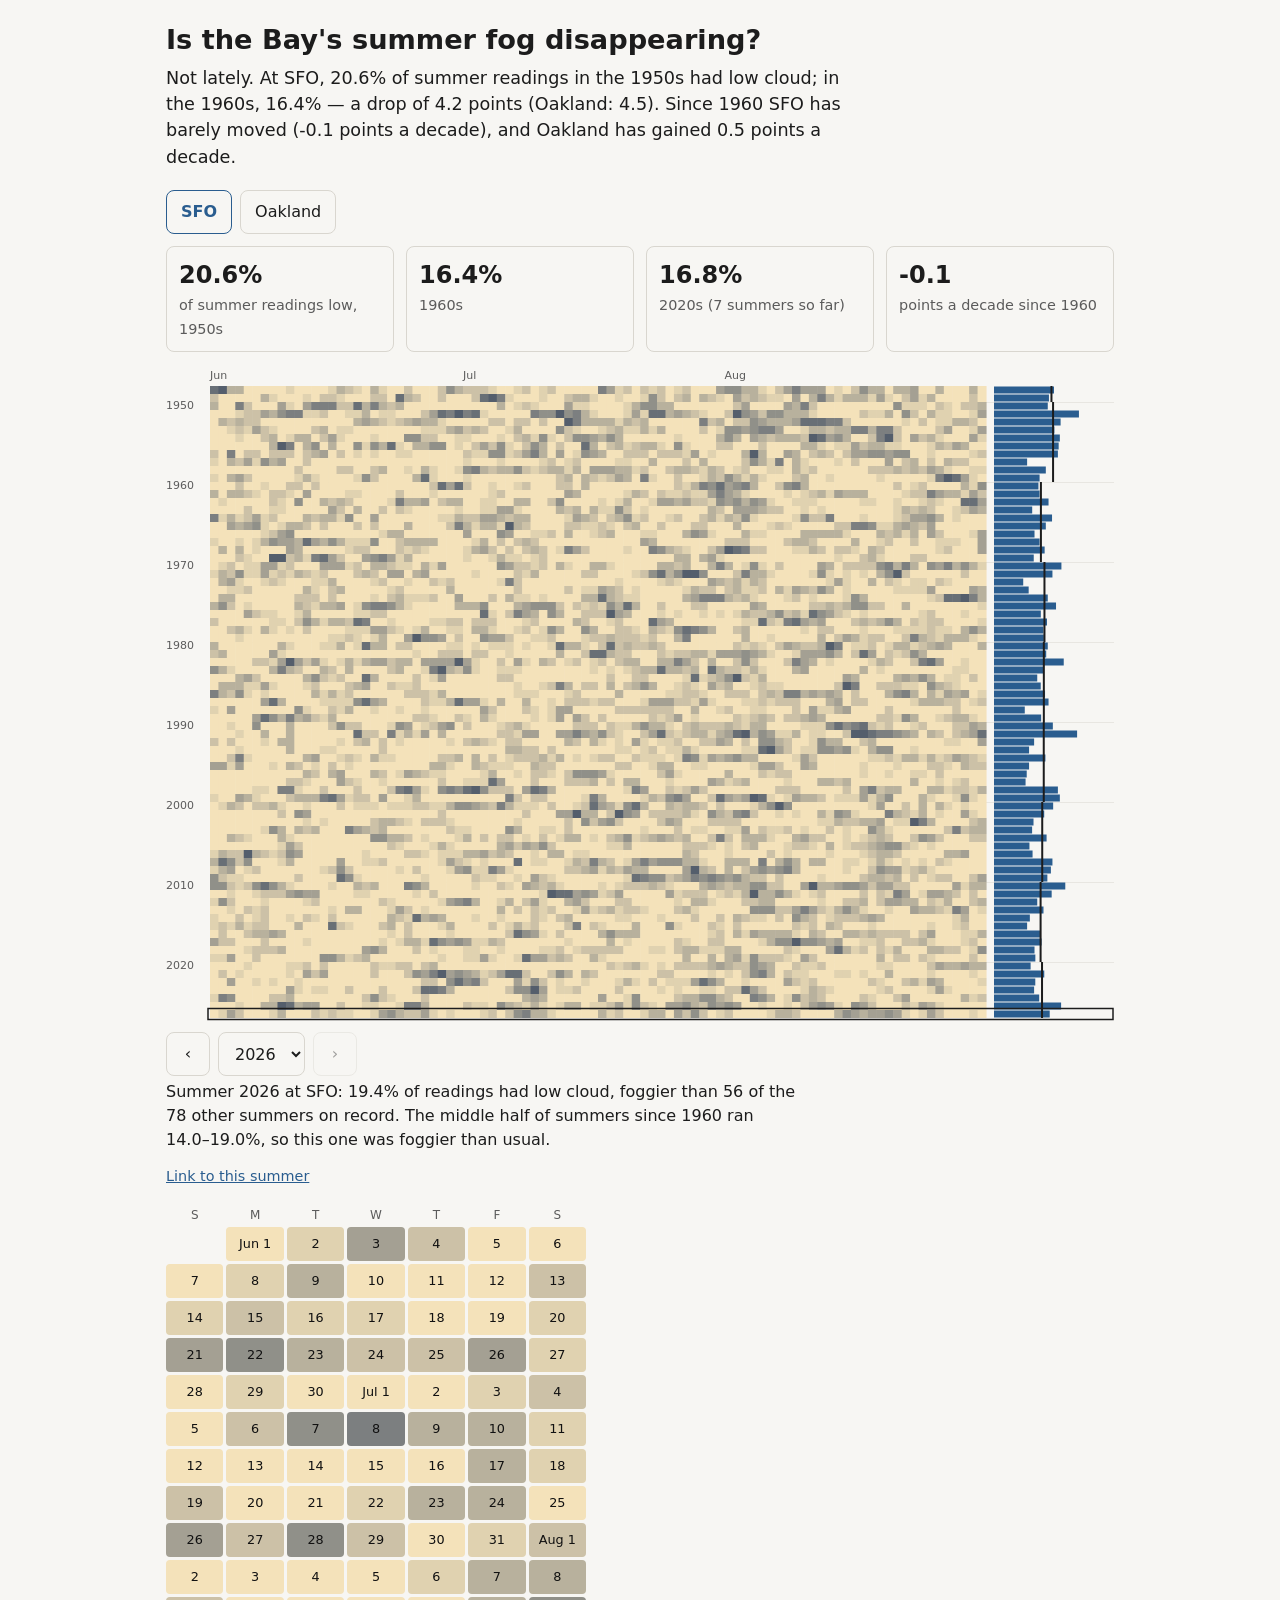
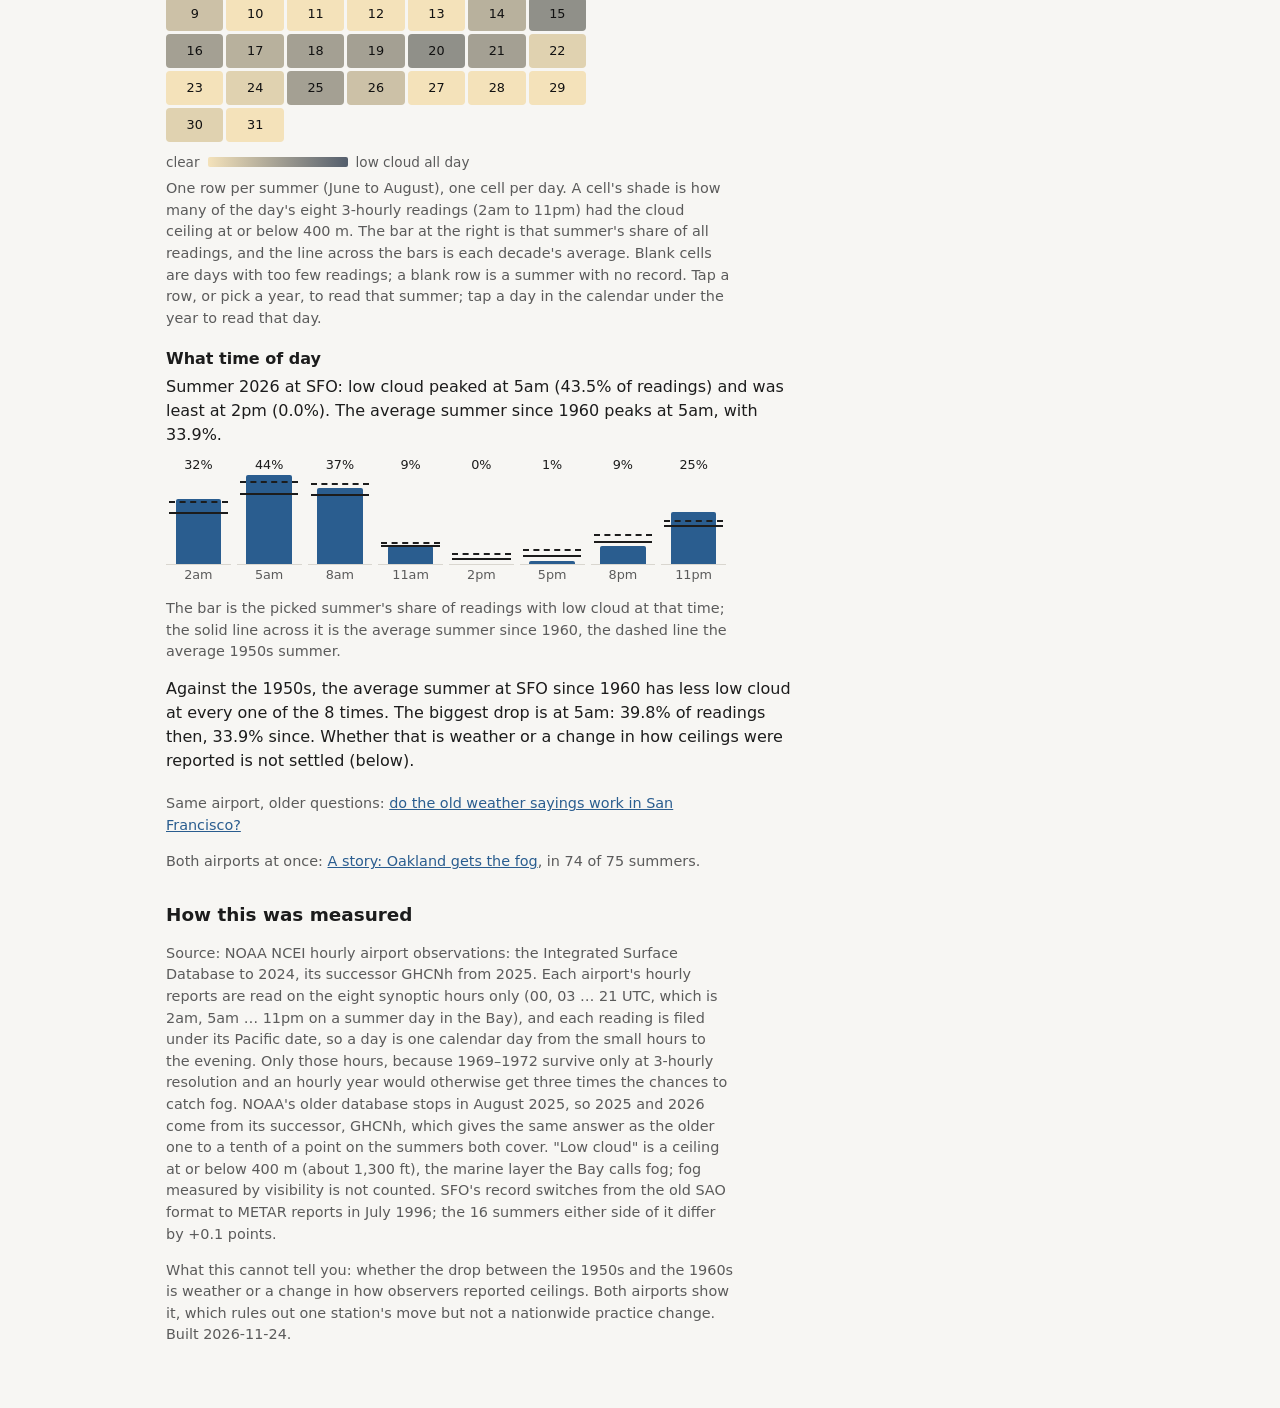
<file: index.html>
<!doctype html>
<html lang="en">
<head>
<meta charset="utf-8">
<meta name="viewport" content="width=device-width, initial-scale=1">
<title>Is the Bay's summer fog disappearing?</title>
<meta name="description" content="Every summer day at SFO and Oakland since 1948, read from NOAA's hourly airport observations.">
<meta property="og:type" content="website">
<meta property="og:url" content="https://matmat202.github.io/fog-decades/">
<meta property="og:title" content="Is the Bay's summer fog disappearing?">
<meta property="og:description" content="Every summer day at SFO and Oakland since 1948. The drop came in the 1950s, and SFO has barely moved since.">
<meta property="og:image" content="https://matmat202.github.io/fog-decades/icons/card.png">
<meta property="og:image:width" content="1200">
<meta property="og:image:height" content="630">
<meta name="twitter:card" content="summary_large_image">
<link rel="apple-touch-icon" href="icons/icon-180.png">
<style>
  :root { --bg:#f7f6f3; --fg:#1c1c1c; --muted:#5b5b5b; --line:#d9d6cf; --accent:#2a5d8f; }
  @media (prefers-color-scheme: dark) {
    :root { --bg:#16181b; --fg:#ececec; --muted:#a9a9a9; --line:#33363b; --accent:#8db8e6; }
  }
  * { box-sizing:border-box; }
  body { margin:0; background:var(--bg); color:var(--fg); font:16px/1.5 system-ui, -apple-system, "Segoe UI", sans-serif; }
  main { max-width:980px; margin:0 auto; padding:24px 16px 48px; }
  h1 { font-size:1.7rem; line-height:1.2; margin:0 0 8px; }
  .lede { font-size:1.1rem; margin:0 0 20px; max-width:62ch; }
  .tabs { display:flex; gap:8px; margin:0 0 12px; flex-wrap:wrap; }
  .tabs button { font:inherit; padding:8px 14px; min-height:44px; border:1px solid var(--line); background:transparent; color:var(--fg); border-radius:8px; cursor:pointer; }
  .tabs button[aria-pressed="true"] { border-color:var(--accent); color:var(--accent); font-weight:600; }
  .stats { display:grid; grid-template-columns:repeat(auto-fit, minmax(150px, 1fr)); gap:12px; margin:0 0 16px; }
  .stat { border:1px solid var(--line); border-radius:8px; padding:10px 12px; }
  .stat b { display:block; font-size:1.5rem; }
  .stat span { color:var(--muted); font-size:.9rem; }
  figure { margin:0 0 20px; }
  canvas { width:100%; display:block; }
  figcaption, .note { color:var(--muted); font-size:.9rem; max-width:62ch; }
  .legend { display:flex; align-items:center; gap:8px; color:var(--muted); font-size:.85rem; margin:6px 0; }
  .legend i { display:inline-block; width:140px; height:10px; border-radius:2px; }
  h2 { font-size:1.15rem; margin:28px 0 6px; }
  a { color:var(--accent); }
  canvas { cursor:pointer; }
  .pick { display:flex; align-items:center; gap:8px; margin:10px 0 4px; }
  .pick button, .pick select { font:inherit; min-height:44px; padding:6px 12px; border:1px solid var(--line); background:transparent; color:var(--fg); border-radius:8px; }
  .pick button { min-width:44px; cursor:pointer; }
  .pick button:disabled { opacity:.4; cursor:default; }
  .days { display:grid; grid-template-columns:repeat(7, 1fr); gap:3px; max-width:420px; margin:8px 0 10px; }
  .days .wd { text-align:center; font-size:.75rem; color:var(--muted); }
  .days button { font:inherit; font-size:.8rem; min-height:34px; padding:0; border:1px solid transparent; border-radius:4px; cursor:pointer; white-space:nowrap; }
  .days button.none { background:transparent; color:var(--muted); border:1px dashed var(--line); }
  .days button[aria-pressed="true"] { outline:2px solid var(--fg); outline-offset:1px; font-weight:700; }
  .days button:focus-visible { outline:3px solid var(--accent); outline-offset:1px; }
  #readout { margin:0 0 4px; max-width:62ch; min-height:3em; }
  .share { margin:0 0 8px; font-size:.9rem; }
  .share a { display:inline-block; padding:10px 0; }
  h3 { font-size:1rem; margin:18px 0 4px; }
  #when { margin:0 0 8px; max-width:62ch; }
  .hours { display:grid; grid-template-columns:repeat(8, 1fr); gap:6px; max-width:560px; }
  /* Four across on a phone. At 375px eight columns are 36px each, and at Android's largest
     text setting (every font size x1.5) "11pm" is about 40px and was drawn on top of "8pm" --
     a fixed-height box that grows its text does not clip, so only projects/text-spacing saw
     it. 4+4 keeps the day in order and gives each label ~78px. Measured, not guessed: an
     auto-fit track was tried first and gave 7+1 at a 560px window, which is worse than the
     eight it replaced. Above this the row is at least 59px a column, which holds 40px. */
  @media (max-width:560px){ .hours { grid-template-columns:repeat(4, 1fr); } }
  .hr { display:flex; flex-direction:column; align-items:center; font-size:.8rem; color:var(--muted); min-width:0; }
  .hr .col { position:relative; width:100%; height:90px; border-bottom:1px solid var(--line); }
  .hr .bar { position:absolute; bottom:0; left:15%; width:70%; background:var(--accent); border-radius:2px 2px 0 0; }
  .hr .avg { position:absolute; left:5%; width:90%; height:2px; margin-bottom:-1px; background:var(--fg); }
  .hr .old { position:absolute; left:5%; width:90%; height:0; margin-bottom:-1px; border-top:2px dashed var(--fg); }
  #then { margin:8px 0 0; max-width:62ch; }
  .hr .v { color:var(--fg); }
  .hr .t { white-space:nowrap; }
</style>
</head>
<body>
<main>
  <h1>Is the Bay's summer fog disappearing?</h1>
  <p class="lede" id="answer">Loading NOAA's airport record…</p>

  <div class="tabs" role="group" aria-label="Airport">
    <button type="button" data-stn="sfo" aria-pressed="true">SFO</button>
    <button type="button" data-stn="oak" aria-pressed="false">Oakland</button>
  </div>

  <div class="stats" id="stats"></div>

  <figure>
    <canvas id="grid" role="img" aria-label="One row per summer, one cell per day, darker grey for more low-cloud readings"></canvas>
    <div class="pick">
      <button type="button" id="prev" aria-label="Earlier summer">&lsaquo;</button>
      <select id="year" aria-label="Summer"></select>
      <button type="button" id="next" aria-label="Later summer">&rsaquo;</button>
    </div>
    <p id="readout" aria-live="polite"></p>
    <p class="share"><a id="permalink" href="#sfo">Link to this summer</a></p>
    <div class="days" id="days" role="group"></div>
    <div class="legend">clear <i id="ramp"></i> low cloud all day</div>
    <figcaption>One row per summer (June to August), one cell per day. A cell's shade is how many of the
      day's eight 3-hourly readings (2am to 11pm) had the cloud ceiling at or below <span class="lowm">400</span> m. The bar at the right is
      that summer's share of all readings, and the line across the bars is each decade's average. Blank cells are days with too few readings; a blank row is a summer with no record.
      Tap a row, or pick a year, to read that summer; tap a day in the calendar under the year to read that day.</figcaption>
    <h3>What time of day</h3>
    <p id="when" aria-live="polite"></p>
    <div class="hours" id="hours" role="list" aria-label="Share of readings with low cloud at each time of day, picked summer"></div>
    <p class="note">The bar is the picked summer's share of readings with low cloud at that time; the solid line across it is the average summer since <span id="hours-from"></span>, the dashed line the average 1950s summer.</p>
    <p id="then"></p>
  </figure>

  <p class="note">Same airport, older questions: <a href="lore/">do the old weather sayings work in San Francisco?</a></p>
  <p class="note">Both airports at once: <a href="story/">A story: Oakland gets the fog</a>, in 74 of 75 summers.</p>

  <h2>How this was measured</h2>
  <p class="note">Source: <span id="source"></span>. Each airport's hourly reports are read on the eight
    synoptic hours only (00, 03 … 21 UTC, which is 2am, 5am … 11pm on a summer day in the Bay), and each reading is
    filed under its Pacific date, so a day is one calendar day from the small hours to the evening. Only those hours, because 1969–1972 survive only at 3-hourly resolution and an
    hourly year would otherwise get three times the chances to catch fog. NOAA's older database stops
    in August 2025, so 2025 and 2026 come from its successor, GHCNh, which gives the same answer as the
    older one to a tenth of a point on the summers both cover. "Low cloud" is a ceiling at or below
    <span class="lowm">400</span> m (about 1,300 ft), the marine layer the Bay calls fog;
    fog measured by visibility is not counted. SFO's record switches from the old SAO format to
    METAR reports in July <span id="asos-year"></span>; the
    <span id="asos-span"></span> summers either side of it differ by <span id="asos-step"></span> points.</p>
  <p class="note">What this cannot tell you: whether the drop between the 1950s and the 1960s is weather or a
    change in how observers reported ceilings. Both airports show it, which rules out one station's move but
    not a nationwide practice change. Built <span id="built"></span>.</p>
</main>
<script src="data/fog-data.js"></script>
<script src="fog.js"></script>
</body>
</html>
</file>
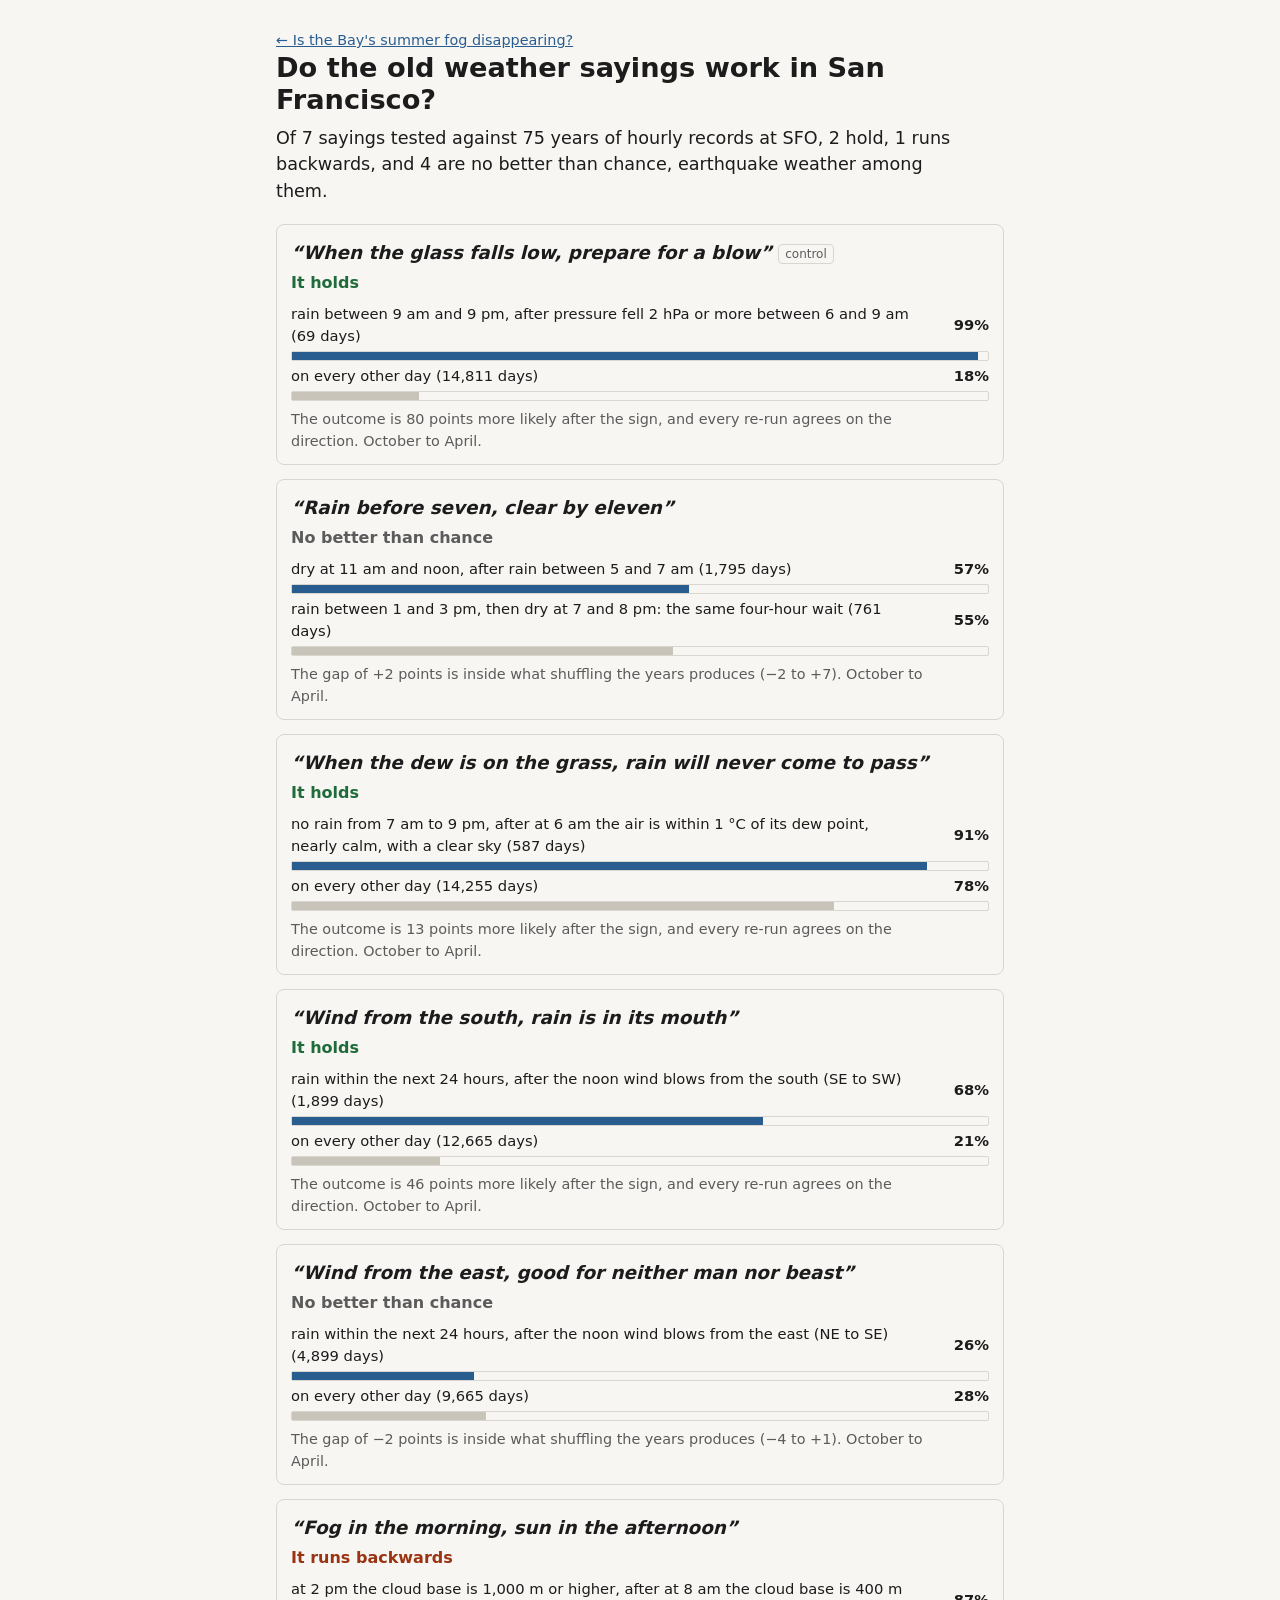
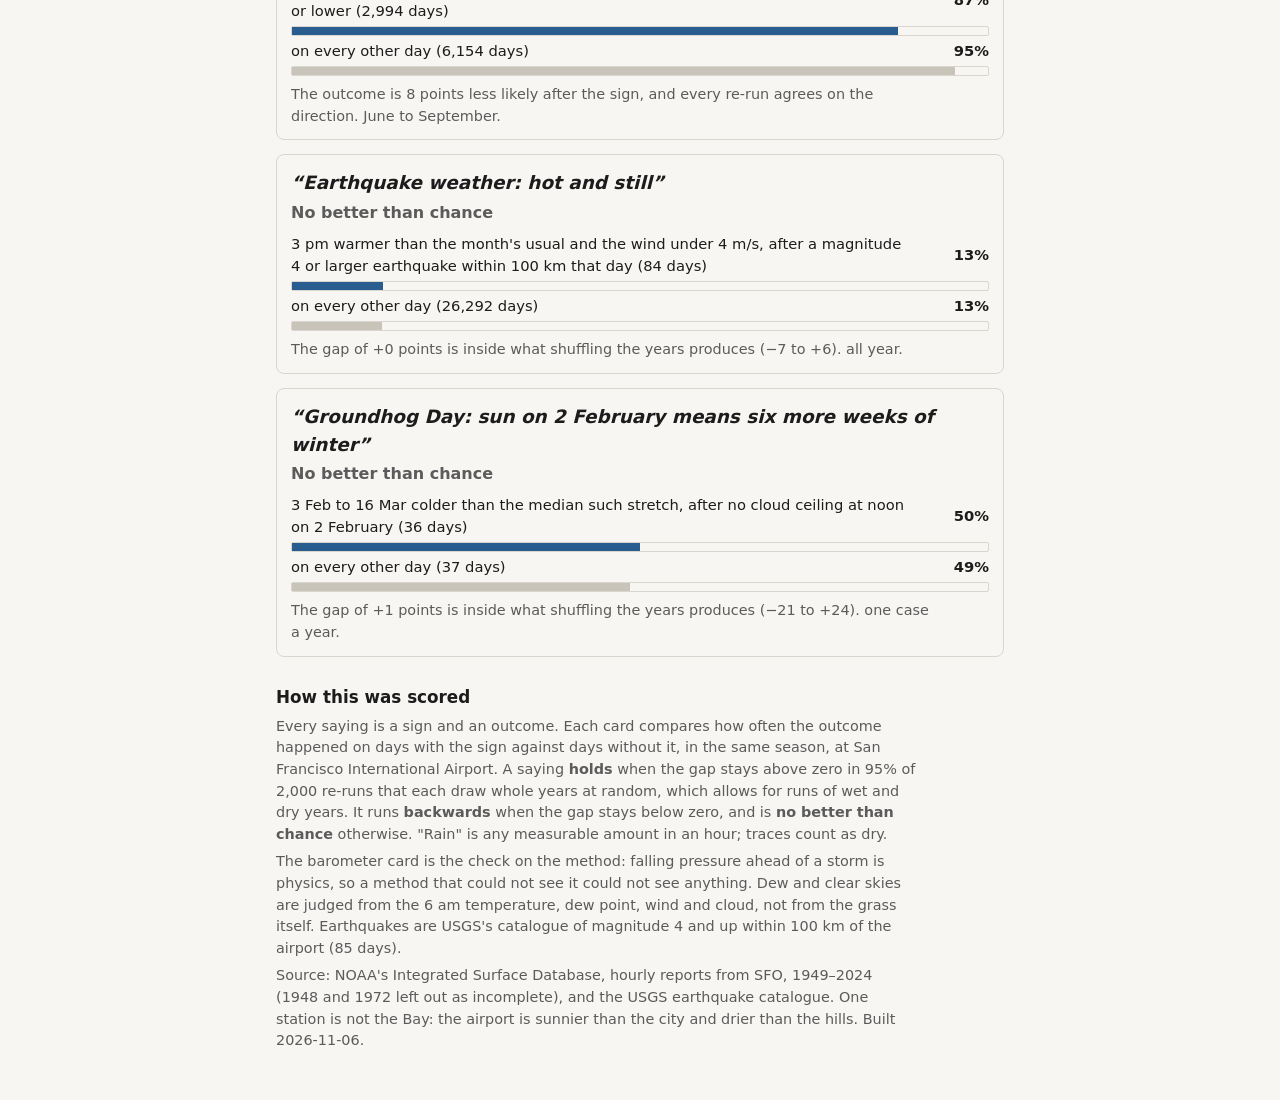
<file: lore/index.html>
<!doctype html>
<html lang="en">
<head>
<meta charset="utf-8">
<meta name="viewport" content="width=device-width, initial-scale=1">
<title>Do the old weather sayings work in San Francisco?</title>
<meta name="description" content="Seven weather sayings, from 'rain before seven' to earthquake weather, tested against every hourly observation at SFO since 1949.">
<meta property="og:type" content="website">
<meta property="og:url" content="https://matmat202.github.io/fog-decades/lore/">
<meta property="og:title" content="Do the old weather sayings work in San Francisco?">
<meta property="og:description" content="Seven weather sayings tested against every hourly observation at SFO since 1949, including earthquake weather.">
<style>
  :root { --bg:#f7f6f3; --fg:#1c1c1c; --muted:#5b5b5b; --line:#d9d6cf; --accent:#2a5d8f;
          --holds:#1f6b3a; --backwards:#9a3412; --chance:#5b5b5b; --bar:#c9c4ba; }
  @media (prefers-color-scheme: dark) {
    :root { --bg:#16181b; --fg:#ececec; --muted:#a9a9a9; --line:#33363b; --accent:#8db8e6;
            --holds:#6fcf8f; --backwards:#f4a06b; --chance:#a9a9a9; --bar:#4a4e55; }
  }
  * { box-sizing:border-box; }
  body { margin:0; background:var(--bg); color:var(--fg); font:16px/1.5 system-ui, -apple-system, "Segoe UI", sans-serif; }
  main { max-width:760px; margin:0 auto; padding:24px 16px 48px; }
  h1 { font-size:1.7rem; line-height:1.2; margin:0 0 8px; }
  .lede { font-size:1.1rem; margin:0 0 20px; max-width:62ch; }
  .card { border:1px solid var(--line); border-radius:8px; padding:14px 14px 12px; margin:0 0 14px; }
  .card h2 { font-size:1.15rem; margin:0 0 4px; font-style:italic; font-weight:600; }
  .verdict { font-weight:700; margin:0 0 6px; }
  .holds .verdict { color:var(--holds); } .backwards .verdict { color:var(--backwards); } .chance .verdict { color:var(--chance); }
  .rows { display:grid; grid-template-columns:minmax(0, 1fr) 4.5em; gap:4px 10px; align-items:center; font-size:.92rem; margin:8px 0; }
  .track { grid-column:1 / -1; height:10px; background:transparent; border:1px solid var(--line); border-radius:2px; }
  .track i { display:block; height:100%; background:var(--bar); }
  .track.sign i { background:var(--accent); }
  .num { text-align:right; font-variant-numeric:tabular-nums; font-weight:600; }
  .test, .note { color:var(--muted); font-size:.9rem; max-width:70ch; margin:6px 0 0; }
  .tag { display:inline-block; font-size:.75rem; border:1px solid var(--line); border-radius:4px; padding:0 6px; margin-left:6px; color:var(--muted); font-style:normal; font-weight:400; vertical-align:middle; }
  h3 { font-size:1.05rem; margin:28px 0 6px; }
  a { color:var(--accent); }
</style>
</head>
<body>
<main>
  <p class="note"><a href="../">← Is the Bay's summer fog disappearing?</a></p>
  <h1>Do the old weather sayings work in San Francisco?</h1>
  <p class="lede" id="answer">Loading NOAA's airport record…</p>
  <div id="cards"></div>

  <h3>How this was scored</h3>
  <p class="note">Every saying is a sign and an outcome. Each card compares how often the outcome
    happened on days with the sign against days without it, in the same season, at San Francisco
    International Airport. A saying <b>holds</b> when the gap stays above zero in 95% of
    <span id="draws"></span> re-runs that each draw whole years at random, which allows for runs of wet
    and dry years. It runs <b>backwards</b> when the gap stays below zero, and is <b>no better than chance</b>
    otherwise. "Rain" is any measurable amount in an hour; traces count as dry.</p>
  <p class="note">The barometer card is the check on the method: falling pressure ahead of a storm is
    physics, so a method that could not see it could not see anything. Dew and clear skies are judged
    from the 6 am temperature, dew point, wind and cloud, not from the grass itself. Earthquakes are
    USGS's catalogue of magnitude 4 and up within 100 km of the airport (<span id="nq"></span> days).</p>
  <p class="note">Source: NOAA's Integrated Surface Database, hourly reports from SFO, <span id="years"></span>
    (<span id="skipped"></span> left out as incomplete), and the USGS earthquake catalogue. One station is
    not the Bay: the airport is sunnier than the city and drier than the hills. Built <span id="built"></span>.</p>
</main>
<script src="data/lore-data.js"></script>
<script src="lore.js"></script>
</body>
</html>
</file>
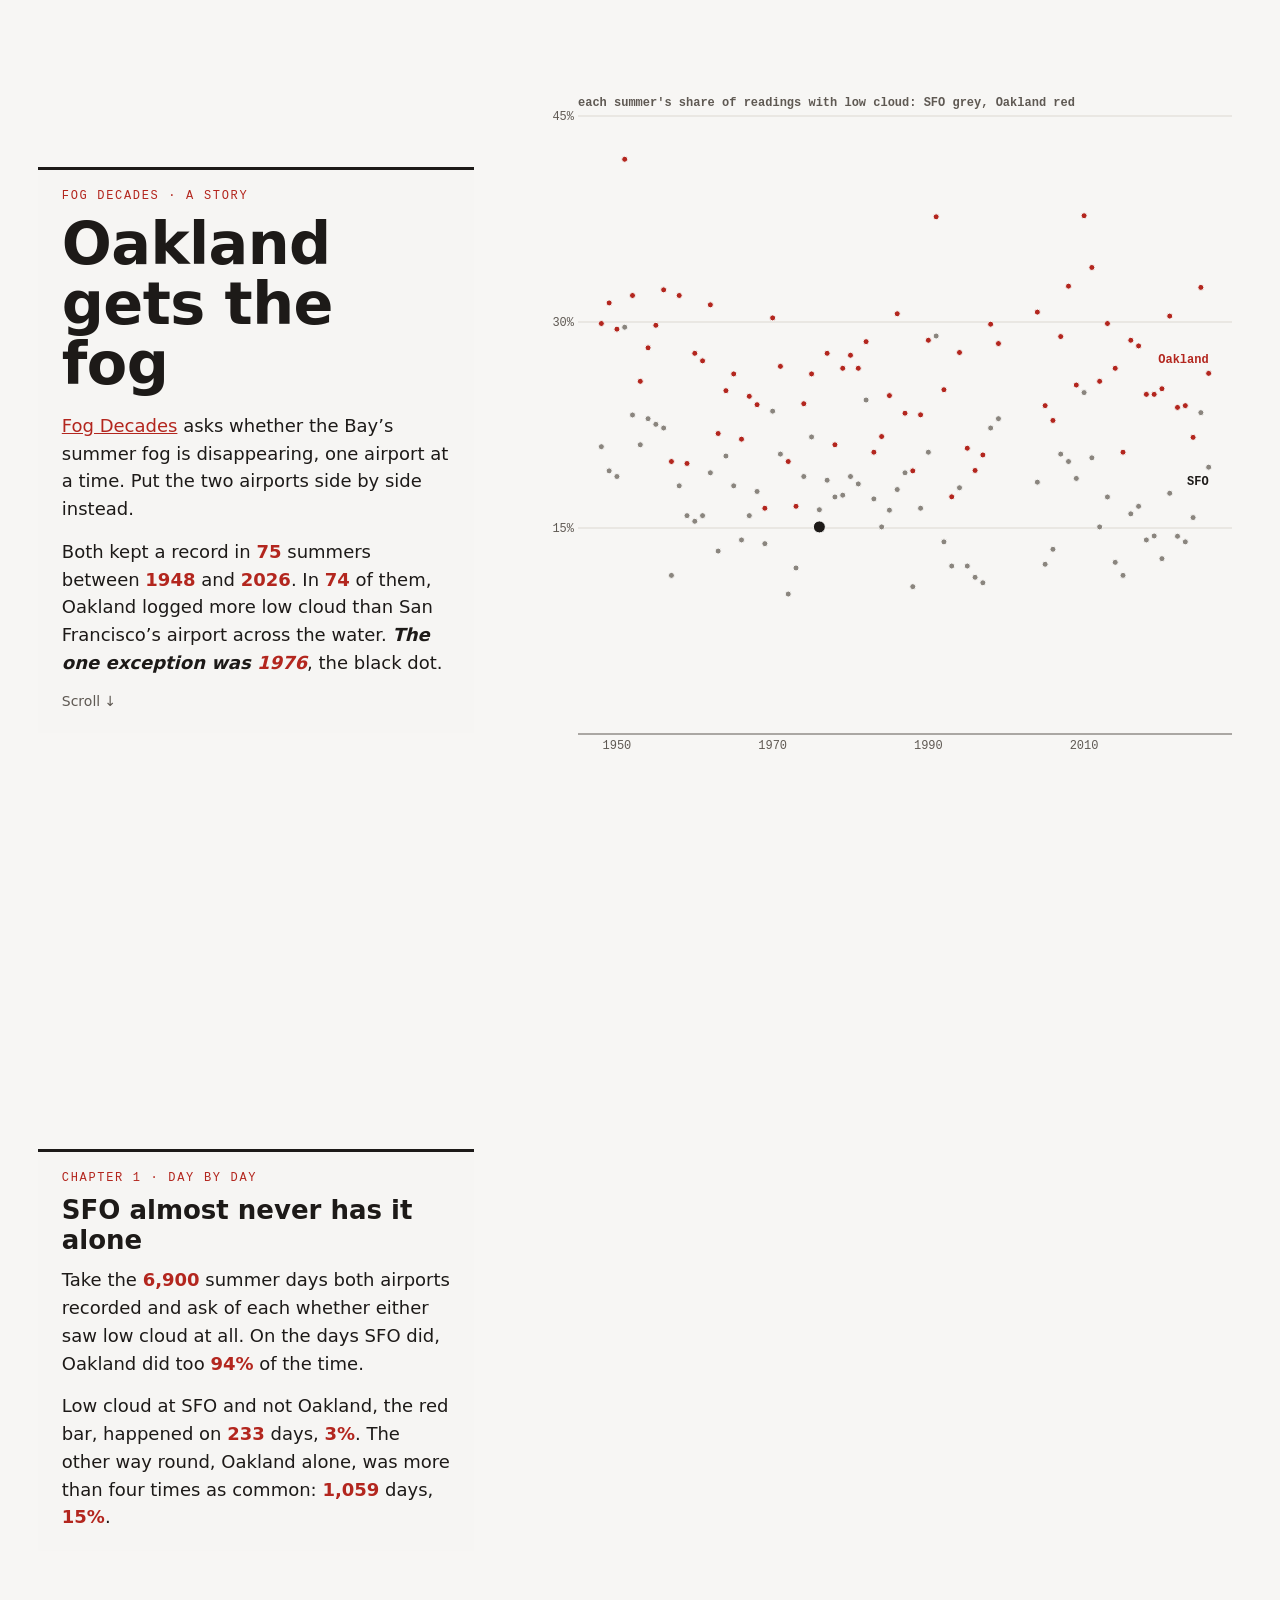
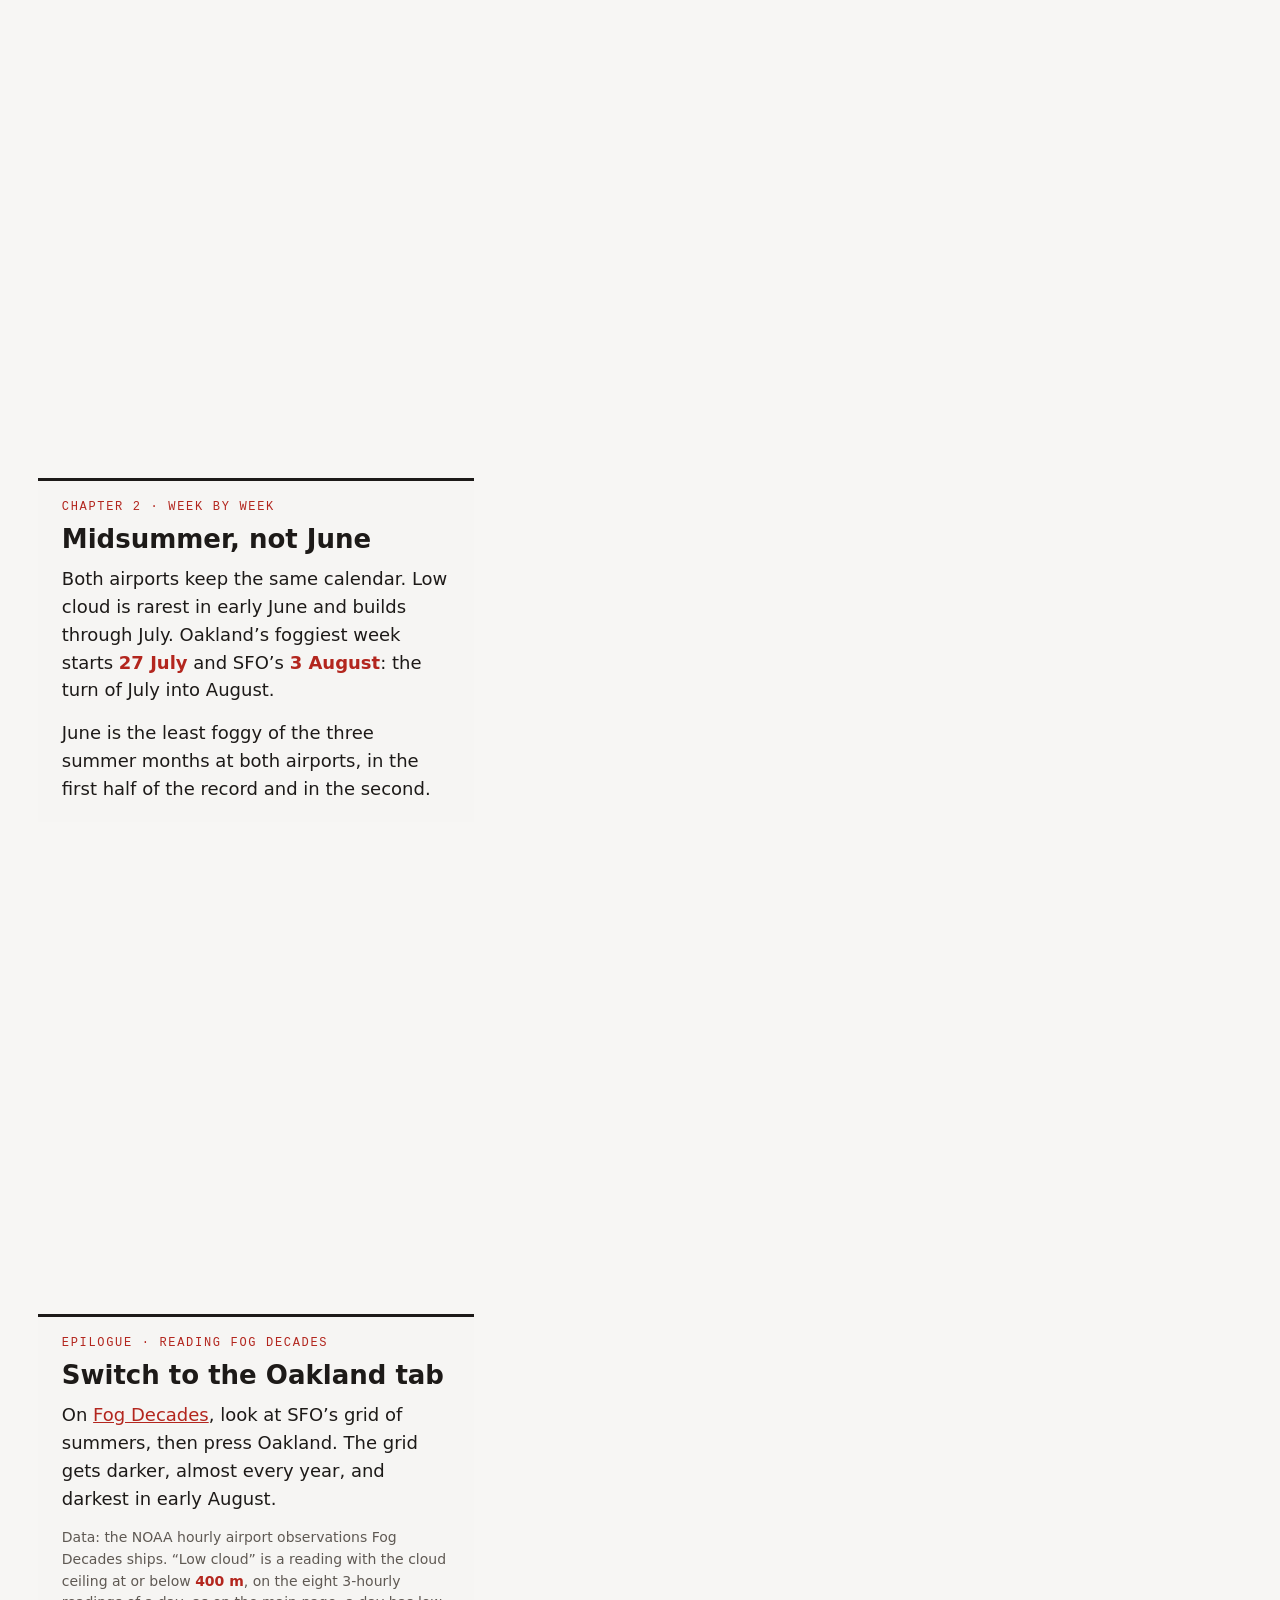
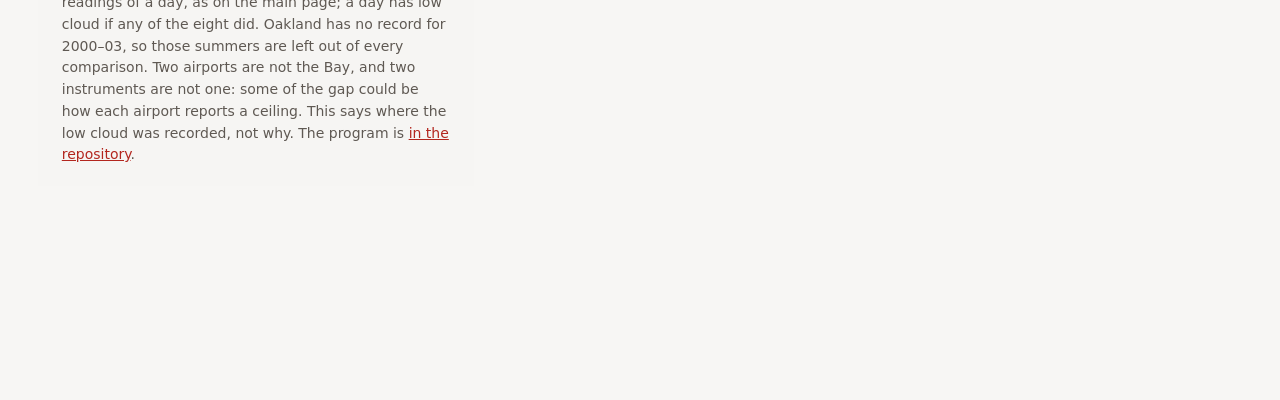
<file: story/index.html>
<!doctype html>
<html lang="en">
<head>
<meta charset="utf-8">
<meta name="viewport" content="width=device-width, initial-scale=1">
<title>Oakland gets the fog · Fog Decades, a story</title>
<meta name="description" content="A story from Fog Decades: in 74 of the 75 summers both airports recorded since 1948, Oakland logged more low cloud than SFO; the exception was 1976. On summer days with low cloud at SFO, Oakland had it too 94% of the time, and SFO alone had it on only 3% of 6,900 days. Both airports are foggiest at the turn of July into August, and least in June.">
<link rel="stylesheet" href="style.css">
</head>
<body>
<div id="plot" aria-hidden="true"></div>
<p id="err" role="alert"></p>
<main>

<section class="step" data-step="summers"><div>
  <p class="kicker">Fog Decades · a story</p>
  <h1>Oakland gets the fog</h1>
  <p><a href="../">Fog Decades</a> asks whether the Bay’s summer fog is disappearing, one
  airport at a time. Put the two airports side by side instead.</p>
  <p>Both kept a record in <b data-fact="summers"></b> summers between <b data-fact="first"></b>
  and <b data-fact="last"></b>. In <b data-fact="oak_more"></b> of them, Oakland logged more
  low cloud than San Francisco’s airport across the water. <span class="w">The one exception
  was <b data-fact="except"></b></span>, the black dot.</p>
  <p class="small">Scroll ↓</p>
</div></section>

<section class="step" data-step="pairs"><div>
  <p class="kicker">Chapter 1 · Day by day</p>
  <h2>SFO almost never has it alone</h2>
  <p>Take the <b data-fact="days"></b> summer days both airports recorded and ask of each
  whether either saw low cloud at all. On the days SFO did, Oakland did too
  <b data-fact="oak_given_sfo"></b> of the time.</p>
  <p>Low cloud at SFO and not Oakland, the red bar, happened on <b data-fact="sfo_only"></b>
  days, <b data-fact="sfo_only_pct"></b>. The other way round, Oakland alone, was more than
  four times as common: <b data-fact="oak_only"></b> days, <b data-fact="oak_only_pct"></b>.</p>
</div></section>

<section class="step" data-step="weeks"><div>
  <p class="kicker">Chapter 2 · Week by week</p>
  <h2>Midsummer, not June</h2>
  <p>Both airports keep the same calendar. Low cloud is rarest in early June and builds
  through July. Oakland’s foggiest week starts <b data-fact="peak_oak"></b> and SFO’s
  <b data-fact="peak_sfo"></b>: the turn of July into August.</p>
  <p>June is the least foggy of the three summer months at both airports, in the first half
  of the record and in the second.</p>
</div></section>

<section class="step" data-step="summers"><div>
  <p class="kicker">Epilogue · Reading Fog Decades</p>
  <h2>Switch to the Oakland tab</h2>
  <p>On <a href="../">Fog Decades</a>, look at SFO’s grid of summers, then press
  Oakland. The grid gets darker, almost every year, and darkest in early August.</p>
  <p class="small">Data: the NOAA hourly airport observations Fog Decades ships. “Low
  cloud” is a reading with the cloud ceiling at or below <b data-fact="low_m"></b>, on the
  eight 3-hourly readings of a day, as on the main page; a day has low cloud if any of the
  eight did. Oakland has no record for 2000–03, so those summers are left out of every
  comparison. Two airports are not the Bay, and two instruments are not one: some of the
  gap could be how each airport reports a ceiling. This says where the low cloud was
  recorded, not why. The program is
  <a href="https://github.com/matmat202/fog-decades/blob/main/story/build_story.py">in the repository</a>.</p>
</div></section>

</main>
<script type="module" src="story.js"></script>
</body>
</html>
</file>
<file: story/style.css>
:root { --paper: #f7f6f4; --ink: #1d1a18; --mute: #5f5953; --red: #b3261e; --far: #8a857e; --land: #e4e1da; }
* { box-sizing: border-box; }
html { background: var(--paper); color: var(--ink); }
body { margin: 0; font: 18px/1.55 system-ui, -apple-system, 'Segoe UI', sans-serif; }
/* The plot box: the SVG fills it; % labels hang left of it, slide labels below it. */
#plot { position: fixed; z-index: 0; pointer-events: none; left: 42vw; right: 3vw; top: 10vh; bottom: 16vh; }
#chart { position: absolute; inset: 0; width: 100%; height: 100%; overflow: visible; }

#chart g { transition: opacity .6s; }
#chart line.grid { stroke: #dcd8d1; stroke-width: 1; }
#chart text { font: 12px/1 ui-monospace, Menlo, monospace; }
#chart .tick { fill: var(--mute); }
#chart .end { text-anchor: end; } #chart .mid { text-anchor: middle; }
#chart .lab { fill: var(--ink); font-weight: 700; paint-order: stroke; stroke: var(--paper); stroke-width: 4px; stroke-linejoin: round; }
main { position: relative; z-index: 3; width: 34vw; margin-left: 3vw; }
.step { min-height: 100vh; display: flex; align-items: center; }
.step > div { background: rgba(247,246,244,.94); padding: 1.1em 1.3em; border-top: 3px solid var(--ink); }
h1 { font: 700 clamp(34px, 4.6vw, 64px)/1.02 system-ui, sans-serif; margin: 0 0 .3em; letter-spacing: -.01em; }
h2 { font: 700 26px/1.15 system-ui, sans-serif; margin: 0 0 .4em; }
.kicker { font: 12px/1 ui-monospace, Menlo, monospace; letter-spacing: .14em; text-transform: uppercase; color: var(--red); margin: 0 0 1em; }
p { margin: 0 0 .8em; }
p:last-child { margin-bottom: 0; }
b[data-fact] { color: var(--red); font-variant-numeric: tabular-nums; }
.w { font-style: italic; font-weight: 700; }
.small { font-size: 14px; color: var(--mute); }
a { color: var(--red); }
#err { display: none; }
body.failed #err { display: block; position: fixed; z-index: 9; left: 44vw; top: 40vh; color: var(--red); }
@media (max-width: 760px) {
  body { font-size: 16px; }
  #plot { left: 11vw; right: 4vw; top: 4vh; bottom: 66vh; }
  main { width: auto; margin: 0 4vw; }
  .step { align-items: flex-start; padding-top: 42vh; padding-bottom: 6vh; min-height: 100vh; }
  #chart text { font-size: 10px; }
}
#chart .cat { fill: var(--mute); font-weight: 700; }
#chart line.axisline { stroke: var(--mute); }
#chart rect.bar { fill: var(--far); opacity: .7; }
#chart rect.hit { fill: var(--red); opacity: .85; }
#chart polyline.ln { fill: none; stroke-width: 2.5; }
#chart polyline.sfo { stroke: var(--far); }
#chart polyline.oak { stroke: var(--red); }
#chart circle.dot { stroke: var(--paper); stroke-width: 1; }
#chart circle.sfo { fill: var(--far); }
#chart circle.oak { fill: var(--red); }
#chart circle.flip { fill: var(--ink); }
#chart text.red { fill: var(--red); }
</file>
